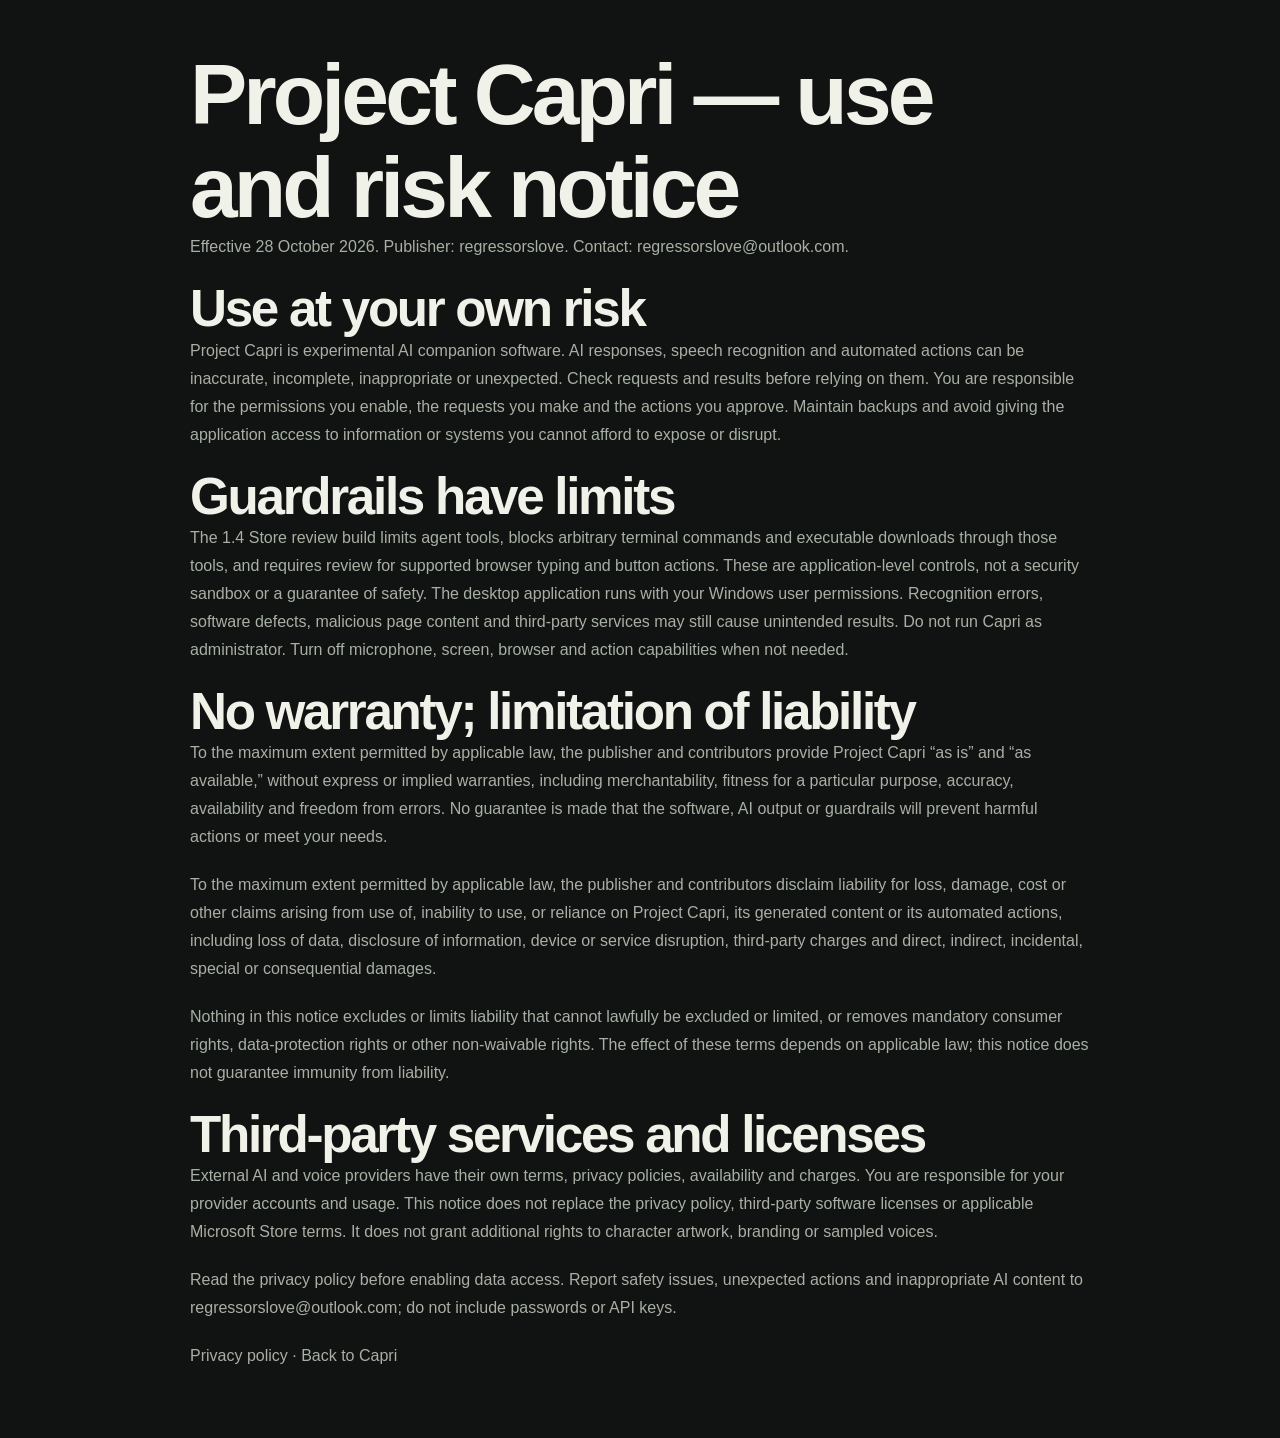
<file: docs/terms.html>
<!doctype html><html lang="en"><head><meta charset="utf-8"><meta name="viewport" content="width=device-width,initial-scale=1"><title>Use and risk notice · Project Capri</title><link rel="stylesheet" href="style.css"></head><body><main class="wrap" style="max-width:900px;padding-block:3rem;line-height:1.75"><h1>Project Capri — use and risk notice</h1>
<p>Effective 28 October 2026. Publisher: regressorslove. Contact: regressorslove@outlook.com.</p>
<h2>Use at your own risk</h2>
<p>Project Capri is experimental AI companion software. AI responses, speech recognition and automated actions can be inaccurate, incomplete, inappropriate or unexpected. Check requests and results before relying on them. You are responsible for the permissions you enable, the requests you make and the actions you approve. Maintain backups and avoid giving the application access to information or systems you cannot afford to expose or disrupt.</p>
<h2>Guardrails have limits</h2>
<p>The 1.4 Store review build limits agent tools, blocks arbitrary terminal commands and executable downloads through those tools, and requires review for supported browser typing and button actions. These are application-level controls, not a security sandbox or a guarantee of safety. The desktop application runs with your Windows user permissions. Recognition errors, software defects, malicious page content and third-party services may still cause unintended results. Do not run Capri as administrator. Turn off microphone, screen, browser and action capabilities when not needed.</p>
<h2>No warranty; limitation of liability</h2>
<p>To the maximum extent permitted by applicable law, the publisher and contributors provide Project Capri “as is” and “as available,” without express or implied warranties, including merchantability, fitness for a particular purpose, accuracy, availability and freedom from errors. No guarantee is made that the software, AI output or guardrails will prevent harmful actions or meet your needs.</p>
<p>To the maximum extent permitted by applicable law, the publisher and contributors disclaim liability for loss, damage, cost or other claims arising from use of, inability to use, or reliance on Project Capri, its generated content or its automated actions, including loss of data, disclosure of information, device or service disruption, third-party charges and direct, indirect, incidental, special or consequential damages.</p>
<p>Nothing in this notice excludes or limits liability that cannot lawfully be excluded or limited, or removes mandatory consumer rights, data-protection rights or other non-waivable rights. The effect of these terms depends on applicable law; this notice does not guarantee immunity from liability.</p>
<h2>Third-party services and licenses</h2>
<p>External AI and voice providers have their own terms, privacy policies, availability and charges. You are responsible for your provider accounts and usage. This notice does not replace the privacy policy, third-party software licenses or applicable Microsoft Store terms. It does not grant additional rights to character artwork, branding or sampled voices.</p>
<p>Read the privacy policy before enabling data access. Report safety issues, unexpected actions and inappropriate AI content to regressorslove@outlook.com; do not include passwords or API keys.</p><p><a href="privacy.html">Privacy policy</a> · <a href="./">Back to Capri</a></p></main></body></html>
</file>
<file: docs/style.css>
@font-face{font-family:Share Tech Mono;src:url('assets/fonts/ShareTechMono-Regular.ttf') format('truetype');font-display:swap}
:root{color-scheme:dark;--bg:#101311;--panel:#181c19;--line:#343a33;--text:#f0f1e8;--muted:#a8b0a5;--acid:#d8ff62;--mono:'Share Tech Mono',Consolas,monospace;--sans:'Segoe UI',Arial,sans-serif}*{box-sizing:border-box}html{scroll-behavior:smooth;scroll-padding-top:100px}body{margin:0;background:var(--bg);color:var(--text);font-family:var(--sans);line-height:1.6}a{color:inherit;text-decoration:none}button,input{font:inherit}a:hover{color:var(--acid)}button{cursor:pointer}button:focus-visible,a:focus-visible,summary:focus-visible{outline:3px solid var(--acid);outline-offset:5px}p{color:var(--muted);margin:0 0 20px}h1,h2,h3{line-height:1.08;letter-spacing:-.045em;margin:0}h1{font-size:clamp(60px,6.7vw,104px);font-weight:650}h1 em{font-style:normal;color:var(--acid)}h2{font-size:clamp(36px,4vw,58px);font-weight:600}h3{font-size:25px;font-weight:600}b,strong{font-weight:600}code{font-family:var(--mono);font-size:.95em;background:#232a22;padding:3px 7px;border-radius:4px;overflow-wrap:anywhere}pre{white-space:pre-wrap;overflow-wrap:anywhere}.mono,.eyebrow,.tag{font-family:var(--mono)}.eyebrow{font-size:12px;letter-spacing:.1em;color:var(--acid);margin-bottom:24px}.wrap{width:min(1200px,calc(100% - 96px));margin:auto}.nav{max-width:1440px;margin:auto;padding:28px 48px;display:flex;align-items:center;justify-content:space-between;border-bottom:1px solid var(--line);gap:28px}.brand{display:flex;align-items:center;gap:12px;font-family:var(--mono);font-size:25px;letter-spacing:.05em}.brand span{border-left:1px solid var(--line);padding-left:14px;font-size:9px;line-height:1.5;letter-spacing:.1em;max-width:110px;color:var(--muted)}.nav nav{display:flex;align-items:center;gap:30px;font-size:13px}.nav-download{border:1px solid var(--line);padding:10px 18px}.hero{display:grid;grid-template-columns:1.1fr 1fr;gap:55px;align-items:center;min-height:650px;padding-top:65px;padding-bottom:85px}.intro{max-width:500px;font-size:17px;line-height:1.8;margin-top:28px}.actions{display:flex;align-items:center;gap:25px;flex-wrap:wrap;margin-top:34px}.button{display:inline-flex;align-items:center;justify-content:center;gap:40px;min-height:54px;padding:14px 24px;border:0;font-size:14px;font-weight:650;transition:transform .15s,background .15s}.button:hover{transform:translateY(-2px)}.primary{background:var(--acid);color:#11170c}.primary:hover{background:#e5ff9a;color:#11170c}.dark{background:#151b12;color:var(--acid)}.fine{font-size:11px;margin-top:20px;color:#929b8b}.text-link{font-size:13px;text-decoration:underline;text-underline-offset:5px}.dot{display:inline-block;width:7px;height:7px;background:var(--acid);border-radius:50%;box-shadow:0 0 12px #d8ff6260;margin-right:7px}.desktop-scene{position:relative;height:450px;background:radial-gradient(ellipse at 50% 45%,#475b2d55,transparent 70%),repeating-linear-gradient(0deg,transparent,transparent 31px,#d8ff6209 32px),repeating-linear-gradient(90deg,transparent,transparent 31px,#d8ff6209 32px);border:1px solid #39422f;border-radius:4px;overflow:hidden}.scene-top{display:flex;align-items:center;padding:15px;border-bottom:1px solid #39422f;font:9px var(--mono);letter-spacing:.07em}.scene-top>span:last-child{margin-left:auto;color:var(--muted)}.scene-coordinate{position:absolute;right:18px;top:65px;font:10px var(--mono);color:#81916b}.scene-window{position:absolute;bottom:55px;left:10%;width:80%;background:#141913;border:1px solid #87945e;box-shadow:12px 12px 0 #05080555}.window-bar{padding:9px 12px;background:#323e29;font:11px var(--mono);display:flex;justify-content:space-between}.window-body{padding:25px 20px}.window-body>.mono{color:var(--acid);font-size:10px;letter-spacing:.15em}.window-body p{font-size:23px;color:var(--text);margin-top:8px;letter-spacing:-.035em}.wave{display:flex;gap:4px;height:24px;align-items:center}.wave i{width:4px;height:10px;background:var(--acid);animation:wave 1s ease-in-out infinite alternate}.wave i:nth-child(3n){height:23px;animation-delay:.4s}.wave i:nth-child(2n){height:16px;animation-delay:.2s}.sprite-character{position:absolute;z-index:2;top:47px;left:18%;width:225px;height:225px;background-image:url('assets/sprites/idle.webp');background-repeat:no-repeat;background-size:1600% 100%;animation:sprite 2s steps(16) infinite;filter:drop-shadow(0 0 18px #96dd2828);pointer-events:none}.scene-label{position:absolute;bottom:15px;left:18px;color:#899579;font:9px var(--mono);letter-spacing:.12em}.scene-sticker{position:absolute;right:10px;bottom:27px;z-index:3;transform:rotate(-8deg);background:var(--acid);color:#14200b;padding:13px;font:12px/1.1 var(--mono);border:4px solid var(--bg)}.orbit{position:absolute;border:1px solid #a0c45e33;border-radius:50%;width:340px;height:340px;top:50px;left:35px}.orbit.inner{transform:scale(.7)}.ticker{display:flex;justify-content:space-evenly;gap:32px;align-items:center;border-block:1px solid var(--line);padding:18px 20px;font:11px var(--mono);letter-spacing:.12em;color:#c1c8b4;overflow:hidden;white-space:nowrap}.ticker b{color:var(--acid);font-size:22px}.section{padding-block:95px}.section-heading{display:grid;grid-template-columns:1fr 1fr;column-gap:80px;align-items:end;margin-bottom:42px}.section-heading>.eyebrow{grid-column:1/-1}.section-heading>p:last-child{max-width:440px;margin:0;font-size:15px}.feature-grid{display:grid;grid-template-columns:1fr 1fr;border:1px solid var(--line)}.feature{padding:35px;min-height:270px;overflow:hidden}.feature:nth-child(odd){border-right:1px solid var(--line)}.feature:nth-child(-n+2){border-bottom:1px solid var(--line)}.feature-number{display:block;font:12px var(--mono);color:var(--acid);margin-bottom:30px}.feature h3{margin-bottom:16px}.feature p{font-size:14px;max-width:450px}.feature-art{height:90px;position:relative;margin-top:10px}.mini-window{position:absolute;bottom:0;left:30px;right:0;background:#293020;border:1px solid #53613e;padding:9px 12px;font:9px var(--mono);color:#d1dcbb}.mini-window span{float:right}.mini-sprite{position:absolute;bottom:30px;left:40%;width:120px;height:120px;background:url('assets/sprites/perch.webp') no-repeat;background-size:1600% 100%;animation:sprite 2s steps(16) infinite}.audio-decoration{color:var(--acid);letter-spacing:7px;white-space:nowrap;font-size:35px;margin-top:26px}.provider-tags{display:flex;flex-wrap:wrap;gap:8px;margin-top:28px}.provider-tags span,.tag{font:10px var(--mono);padding:6px 10px;border:1px solid #56603e;color:var(--acid)}.start-section{background:var(--acid);color:#171f0e;padding-block:80px}.start-section p{color:#3d4a2a}.start-section .eyebrow{color:#3d4a2a}.start-layout{display:grid;grid-template-columns:1fr 1fr;gap:100px}.start-layout .button{margin-top:35px}.onboarding{list-style:none;margin:0;padding:0}.onboarding li{display:flex;gap:25px;padding:25px 0;border-bottom:1px solid #1f301b44}.onboarding li:first-child{padding-top:0}.onboarding li>span{font:14px var(--mono);padding-top:6px}.onboarding h3{font-size:22px;margin-bottom:10px}.onboarding p{font-size:14px;margin:0}.download-panel{background:var(--panel);border:1px solid #697c44;display:flex;align-items:center;justify-content:space-between;gap:40px;padding:38px;position:relative}.download-panel:before{content:'';height:4px;position:absolute;top:0;left:0;right:0;background:var(--acid)}.download-panel h3{font-size:30px;margin:25px 0 15px}.download-panel h3 span{font:16px var(--mono);color:var(--acid)}.download-panel p{font-size:14px;max-width:620px}.download-panel .download-meta{font-size:11px;margin-bottom:0;color:#c9d2bd}.download-action{display:flex;flex-direction:column;align-items:center;gap:20px;flex-shrink:0}.download-footnotes{display:grid;grid-template-columns:1fr 1fr;gap:60px;margin-top:25px}.download-footnotes p{font-size:12px}.download-footnotes b{color:var(--text)}.releases-section{border-block:1px solid var(--line);display:grid;grid-template-columns:1fr 1fr;gap:100px}.releases-section h2{margin-bottom:25px}.release-card{border:1px solid var(--line);padding:30px;background:#181c17}.release-card>.mono{font-size:10px;color:var(--acid)}.release-card h3{margin:20px 0}.release-card p{font-size:13px;white-space:pre-line}.release-card a{font-size:13px;text-decoration:underline;text-underline-offset:5px}.faq{max-width:900px}.faq h2{margin-bottom:35px}details{border-top:1px solid var(--line);padding:22px 0}details:last-child{border-bottom:1px solid var(--line)}summary{cursor:pointer;font-size:17px;padding-right:20px}details p{font-size:14px;max-width:730px;padding-top:18px;margin-bottom:0}.footer{padding-block:38px;border-top:1px solid var(--line);display:flex;flex-wrap:wrap;justify-content:space-between;gap:30px}.footer>div{display:flex;flex-wrap:wrap;gap:24px;font-size:12px}.footer>p{font:9px var(--mono);width:100%;margin:10px 0 0;color:#88917e}.skip{position:absolute;left:15px;top:-100px;background:var(--acid);color:#111;padding:10px;z-index:20}.skip:focus{top:10px}.guide-hero{padding-top:65px;padding-bottom:50px;border-bottom:1px solid var(--line)}.guide-hero h1{font-size:clamp(44px,6vw,76px);margin-bottom:22px}.guide-hero p{max-width:680px;font-size:17px}.guide-layout{display:grid;grid-template-columns:220px 1fr;gap:75px;padding-block:55px}.guide-sidebar{align-self:start;position:sticky;top:25px;border-left:1px solid var(--line);display:flex;flex-direction:column}.guide-sidebar a{padding:9px 16px;font-size:13px;color:var(--muted)}.guide-sidebar a:hover{color:var(--acid)}.guide-content{min-width:0}.guide-content section{padding-bottom:60px;margin-bottom:45px;border-bottom:1px solid var(--line)}.guide-content h2{font-size:35px;margin-bottom:22px}.guide-content h3{font-size:21px;margin:28px 0 12px}.guide-content p,.guide-content li{font-size:14px}.guide-content li{padding-left:5px;margin-bottom:14px;color:var(--muted)}.guide-content li strong{color:var(--text)}.guide-content a{color:var(--acid);text-decoration:underline;text-underline-offset:3px}.note{padding:18px 22px;border-left:3px solid var(--acid);background:#20271b;margin-block:25px;font-size:13px;color:#c0cbb2}.tabs{display:flex;flex-wrap:wrap;border-bottom:1px solid var(--line);gap:5px;margin-bottom:30px}.tabs button{border:1px solid var(--line);border-bottom:0;background:var(--panel);color:var(--muted);padding:11px 16px;font-size:13px}.tabs button[aria-selected=true]{background:var(--acid);color:#14200b}.provider-panel[hidden]{display:none}.provider-config{border:1px solid var(--line);padding:20px;background:var(--panel);margin-block:20px}.provider-config p{display:flex;justify-content:space-between;gap:15px;flex-wrap:wrap}.provider-config p:last-child{margin-bottom:0}.guide-table{width:100%;border-collapse:collapse;font-size:13px}.guide-table th,.guide-table td{padding:14px 12px;text-align:left;vertical-align:top;border-bottom:1px solid var(--line)}.guide-table th{color:var(--acid);font:12px var(--mono)}.guide-table td{color:var(--muted)}.command{border:1px solid var(--line);background:var(--panel);padding:15px;display:flex;align-items:center;justify-content:space-between;gap:12px;margin:20px 0}.command code{background:none}.copy-button{background:none;color:var(--acid);border:1px solid var(--line);padding:6px 10px;font-size:12px}.guide-content details{padding-block:18px}.guide-content summary{font-size:16px}.guide-content details p{padding-bottom:10px}.table-scroll{overflow-x:auto}
@keyframes sprite{to{background-position:106.6667% 0}}@keyframes wave{to{transform:scaleY(.4)}}
@media(min-width:1450px){.hero{min-height:720px}.desktop-scene{height:500px}.sprite-character{top:60px;width:250px;height:250px}.scene-window{bottom:70px}}
@media(max-width:950px){.wrap{width:calc(100% - 48px)}.nav{padding:20px 24px}.nav nav{gap:18px}.brand span{display:none}.hero{gap:25px;min-height:580px}.desktop-scene{height:390px}.sprite-character{width:190px;height:190px;top:45px;left:13%}.scene-window{bottom:45px;left:7%;width:86%}.window-body p{font-size:20px}.scene-sticker{font-size:10px}.section-heading,.start-layout,.releases-section{gap:40px}.download-panel{padding:30px;gap:25px}.download-action .button{gap:12px}.guide-layout{grid-template-columns:165px 1fr;gap:35px}}
@media(max-width:680px){.nav{padding:18px 20px;gap:15px}.nav nav{gap:16px}.nav nav>a:nth-child(2),.nav nav>a:nth-child(3){display:none}.nav-download{padding:8px 12px}.brand{font-size:23px;gap:8px}.brand img{width:28px;height:auto}.wrap{width:calc(100% - 40px)}.hero{grid-template-columns:1fr;padding-top:42px;padding-bottom:48px;gap:35px}.hero h1{font-size:66px}.hero .eyebrow{font-size:10px}.intro{font-size:15px}.actions{gap:20px}.desktop-scene{height:410px;max-width:450px;width:100%;margin:auto}.sprite-character{width:210px;height:210px;left:18%;top:40px}.scene-window{bottom:50px}.ticker{justify-content:start;font-size:10px}.section{padding-block:60px}.section-heading{display:block;margin-bottom:30px}.section-heading h2{margin-bottom:24px}.section-heading>p:last-child{font-size:14px}.feature-grid{grid-template-columns:1fr}.feature{padding:28px;min-height:240px}.feature:nth-child(odd){border-right:0}.feature:not(:last-child){border-bottom:1px solid var(--line)}.feature-number{margin-bottom:22px}.start-layout,.releases-section{grid-template-columns:1fr;gap:45px}.start-section{padding-block:55px}.download-panel{flex-direction:column;align-items:stretch;padding:28px}.download-action{align-items:stretch;text-align:center}.download-footnotes{grid-template-columns:1fr;gap:0}.download-panel h3{font-size:25px}.faq summary{font-size:15px}.footer>div{gap:15px}.guide-hero{padding-top:40px}.guide-hero p{font-size:15px}.guide-layout{display:block;padding-top:25px}.guide-sidebar{position:static;flex-direction:row;flex-wrap:wrap;border-left:0;gap:6px;padding-bottom:30px}.guide-sidebar a{border:1px solid var(--line);padding:6px 9px;font-size:11px}.guide-content h2{font-size:30px}.guide-content section{padding-bottom:35px;margin-bottom:30px}.tabs button{padding:10px 12px;font-size:12px}.provider-config{padding:15px}.provider-config code{font-size:11px}.scene-top{font-size:8px}}
@media(prefers-reduced-motion:reduce){html{scroll-behavior:auto}*,*:before,*:after{animation:none!important;transition:none!important}}
</file>
